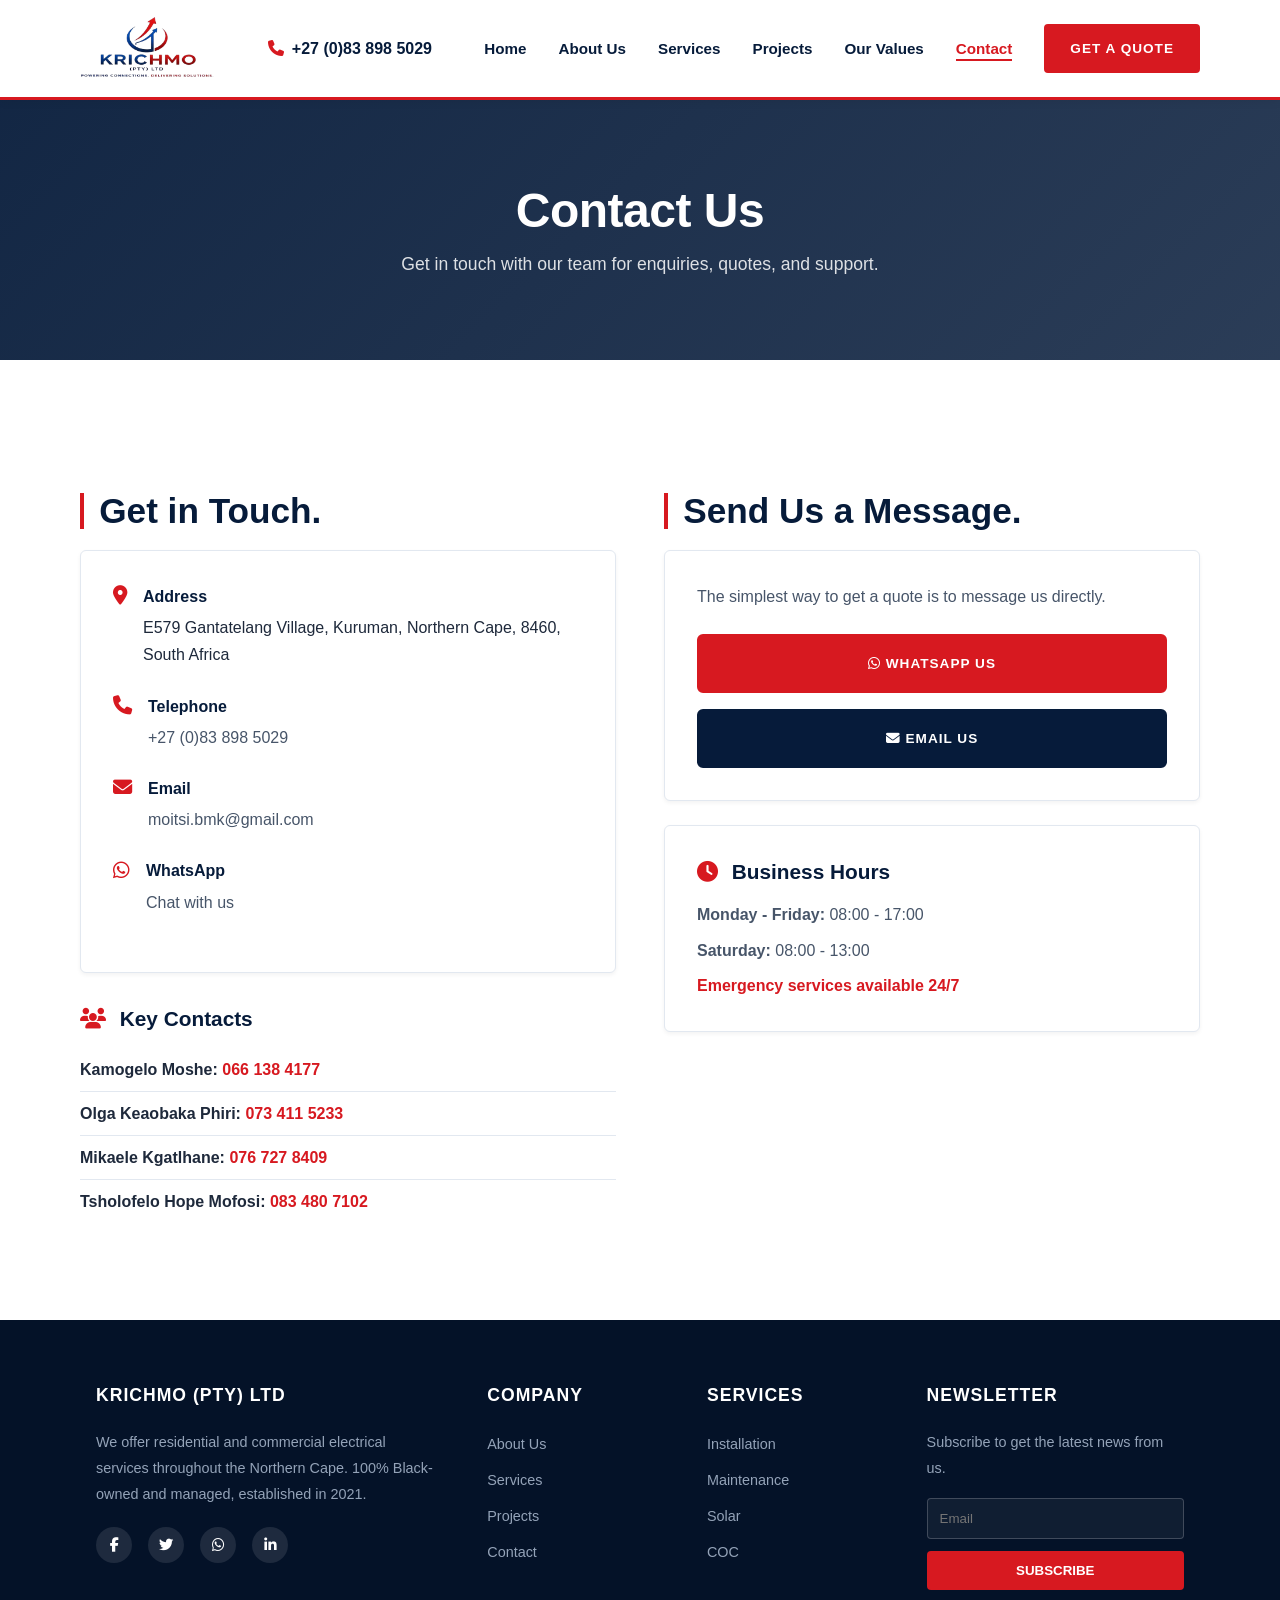
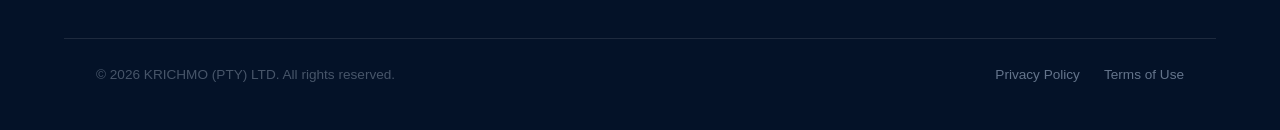
<file: contact.html>
<!DOCTYPE html>
<html lang="en">
<head>
  <meta charset="UTF-8">
  <meta name="viewport" content="width=device-width, initial-scale=1.0">
  <title>Contact Us | KRICHMO (PTY) LTD</title>
  <link rel="stylesheet" href="css/styles.css">
  <link rel="stylesheet" href="css/components.css">
  <link rel="stylesheet" href="css/responsive.css">
  <link rel="stylesheet" href="https://cdnjs.cloudflare.com/ajax/libs/font-awesome/6.5.1/css/all.min.css">
</head>
<body>
  <main>
    <section class="page-hero">
      <div class="container">
        <h1>Contact Us</h1>
        <p>Get in touch with our team for enquiries, quotes, and support.</p>
      </div>
    </section>

    <section class="about-section">
      <div class="container">
        <div class="contact-grid">
          <div>
            <h2 class="section-title">Get in Touch.</h2>
            <div class="contact-info-card">
              <div class="contact-item">
                <i class="fas fa-map-marker-alt"></i>
                <div>
                  <strong>Address</strong>
                  <span>E579 Gantatelang Village, Kuruman, Northern Cape, 8460, South Africa</span>
                </div>
              </div>
              <div class="contact-item">
                <i class="fas fa-phone"></i>
                <div>
                  <strong>Telephone</strong>
                  <a href="tel:+27838985029">+27 (0)83 898 5029</a>
                </div>
              </div>
              <div class="contact-item">
                <i class="fas fa-envelope"></i>
                <div>
                  <strong>Email</strong>
                  <a href="mailto:moitsi.bmk@gmail.com">moitsi.bmk@gmail.com</a>
                </div>
              </div>
              <div class="contact-item">
                <i class="fab fa-whatsapp"></i>
                <div>
                  <strong>WhatsApp</strong>
                  <a href="https://wa.me/27838985029" target="_blank">Chat with us</a>
                </div>
              </div>
            </div>

            <div class="team-contacts">
              <h3><i class="fas fa-users" style="color: var(--color-red); margin-right: 0.5rem;"></i> Key Contacts</h3>
              <ul>
                <li><strong>Kamogelo Moshe:</strong> <a href="tel:0661384177">066 138 4177</a></li>
                <li><strong>Olga Keaobaka Phiri:</strong> <a href="tel:0734115233">073 411 5233</a></li>
                <li><strong>Mikaele Kgatlhane:</strong> <a href="tel:0767278409">076 727 8409</a></li>
                <li><strong>Tsholofelo Hope Mofosi:</strong> <a href="tel:0834807102">083 480 7102</a></li>
              </ul>
            </div>
          </div>

          <div>
            <h2 class="section-title">Send Us a Message.</h2>
            <div class="contact-info-card">
              <p style="margin-bottom: 1.5rem;">The simplest way to get a quote is to message us directly.</p>
              <a href="https://wa.me/27838985029?text=Hello%20KRICHMO,%20I%20would%20like%20to%20request%20a%20quote." class="btn btn-primary" style="width: 100%; text-align: center; margin-bottom: 1rem; display: block;">
                <i class="fab fa-whatsapp"></i> WhatsApp Us
              </a>
              <a href="mailto:moitsi.bmk@gmail.com?subject=Enquiry" class="btn btn-dark" style="width: 100%; text-align: center; display: block;">
                <i class="fas fa-envelope"></i> Email Us
              </a>
            </div>

            <div class="contact-info-card" style="margin-top: 1.5rem;">
              <h3 style="margin-bottom: 1rem;"><i class="fas fa-clock" style="color: var(--color-red); margin-right: 0.5rem;"></i> Business Hours</h3>
              <p style="margin: 0;"><strong>Monday - Friday:</strong> 08:00 - 17:00</p>
              <p style="margin: 0.5rem 0 0;"><strong>Saturday:</strong> 08:00 - 13:00</p>
              <p style="margin: 0.5rem 0 0; color: var(--color-red); font-weight: 600;">Emergency services available 24/7</p>
            </div>
          </div>
        </div>
      </div>
    </section>
  </main>
  <script src="js/config.js"></script>
  <script src="js/main.js"></script>
  <script src="js/navigation.js"></script>
</body>
</html>
</file>
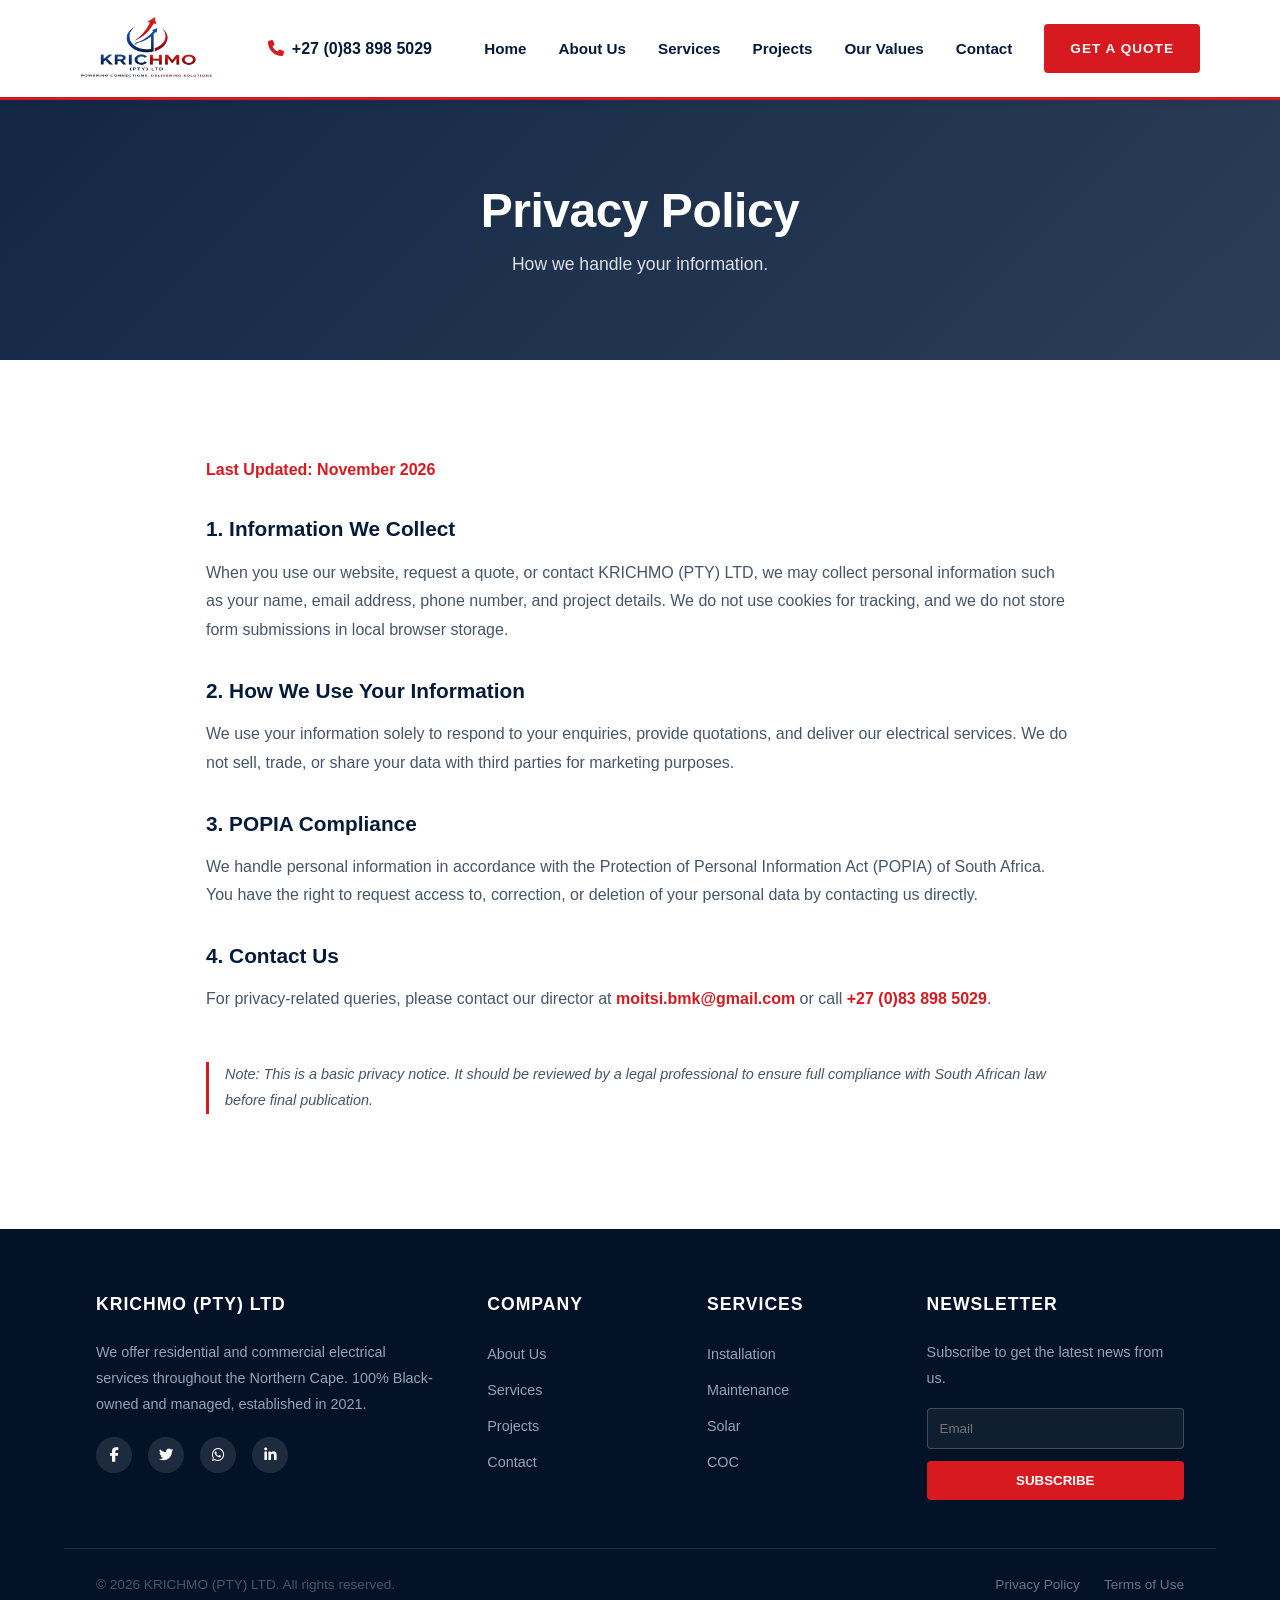
<file: privacy.html>
<!DOCTYPE html>
<html lang="en">
<head>
  <meta charset="UTF-8">
  <meta name="viewport" content="width=device-width, initial-scale=1.0">
  <title>Privacy Policy | KRICHMO (PTY) LTD</title>
  <link rel="stylesheet" href="css/styles.css">
  <link rel="stylesheet" href="css/components.css">
  <link rel="stylesheet" href="css/responsive.css">
  <link rel="stylesheet" href="https://cdnjs.cloudflare.com/ajax/libs/font-awesome/6.5.1/css/all.min.css">
</head>
<body>
  <main>
    <section class="page-hero">
      <div class="container">
        <h1>Privacy Policy</h1>
        <p>How we handle your information.</p>
      </div>
    </section>

    <section class="about-section">
      <div class="container" style="max-width: 900px;">
        <p style="color: var(--color-red); font-weight: 700; margin-bottom: 2rem;">Last Updated: November 2026</p>
        
        <div style="color: var(--color-text-main); line-height: 1.8;">
          <h3 style="color: var(--color-navy); margin-top: 2rem; margin-bottom: 1rem; font-size: 1.3rem;">1. Information We Collect</h3>
          <p>When you use our website, request a quote, or contact KRICHMO (PTY) LTD, we may collect personal information such as your name, email address, phone number, and project details. We do not use cookies for tracking, and we do not store form submissions in local browser storage.</p>
          
          <h3 style="color: var(--color-navy); margin-top: 2rem; margin-bottom: 1rem; font-size: 1.3rem;">2. How We Use Your Information</h3>
          <p>We use your information solely to respond to your enquiries, provide quotations, and deliver our electrical services. We do not sell, trade, or share your data with third parties for marketing purposes.</p>
          
          <h3 style="color: var(--color-navy); margin-top: 2rem; margin-bottom: 1rem; font-size: 1.3rem;">3. POPIA Compliance</h3>
          <p>We handle personal information in accordance with the Protection of Personal Information Act (POPIA) of South Africa. You have the right to request access to, correction, or deletion of your personal data by contacting us directly.</p>
          
          <h3 style="color: var(--color-navy); margin-top: 2rem; margin-bottom: 1rem; font-size: 1.3rem;">4. Contact Us</h3>
          <p>For privacy-related queries, please contact our director at <a href="mailto:moitsi.bmk@gmail.com" style="color: var(--color-red); font-weight: 600;">moitsi.bmk@gmail.com</a> or call <a href="tel:+27838985029" style="color: var(--color-red); font-weight: 600;">+27 (0)83 898 5029</a>.</p>
          
          <p style="margin-top: 3rem; font-size: 0.9rem; color: var(--color-text-muted); font-style: italic; border-left: 3px solid var(--color-red); padding-left: 1rem;">Note: This is a basic privacy notice. It should be reviewed by a legal professional to ensure full compliance with South African law before final publication.</p>
        </div>
      </div>
    </section>
  </main>
  <script src="js/config.js"></script>
  <script src="js/main.js"></script>
  <script src="js/navigation.js"></script>
</body>
</html>
</file>
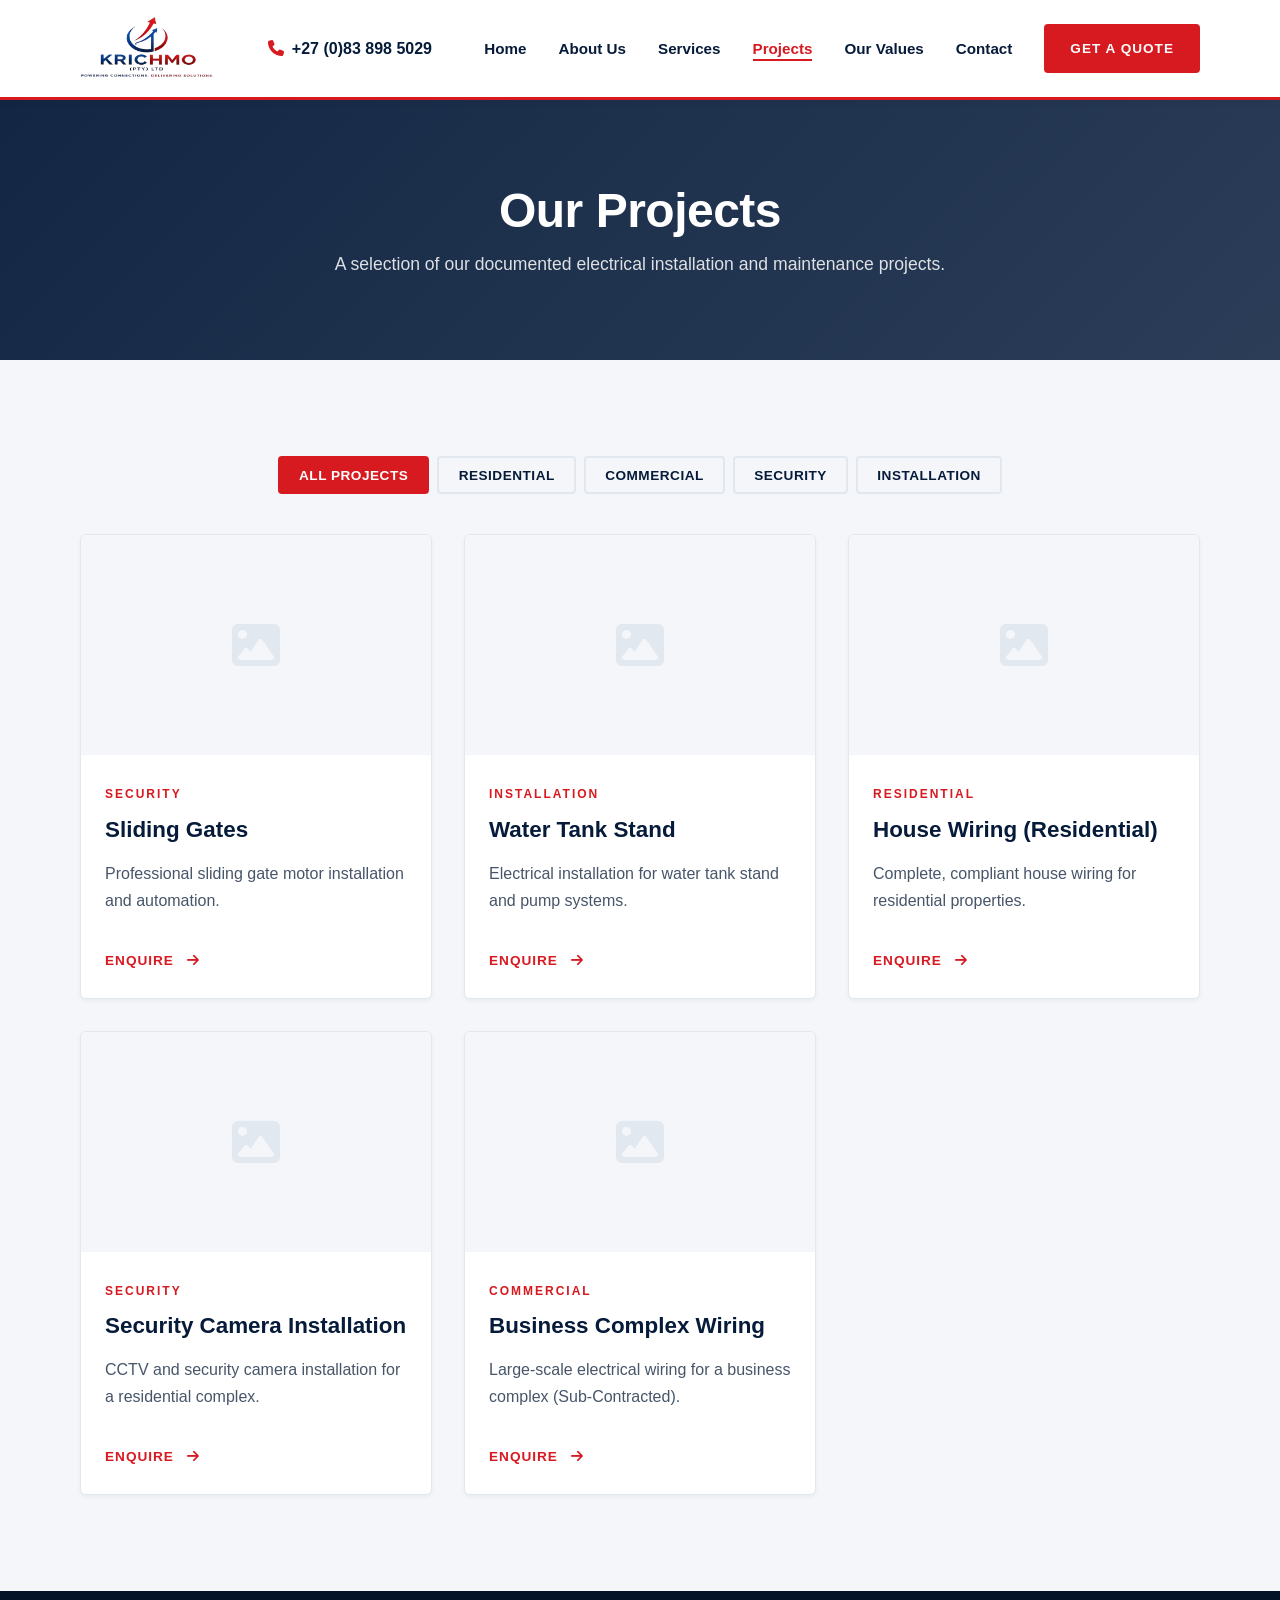
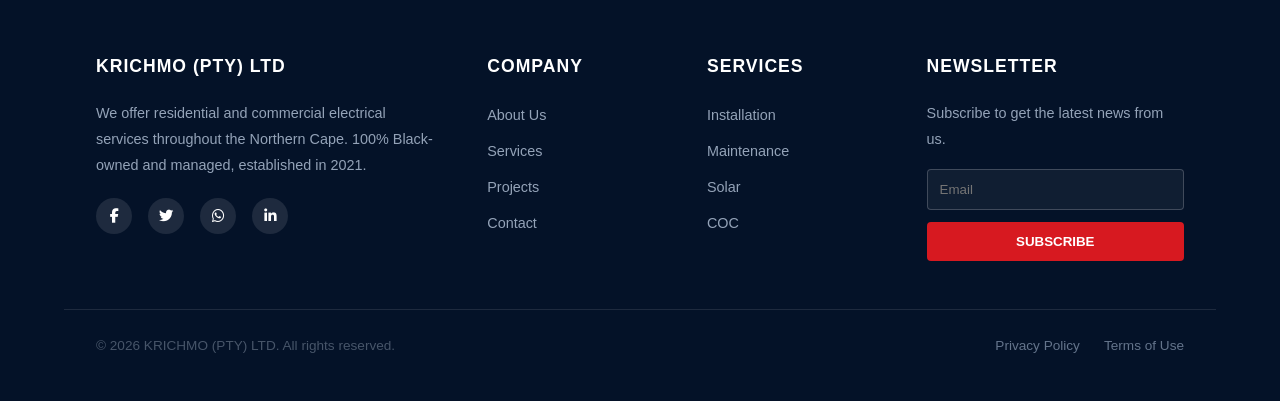
<file: projects.html>
<!DOCTYPE html>
<html lang="en">
<head>
  <meta charset="UTF-8">
  <meta name="viewport" content="width=device-width, initial-scale=1.0">
  <title>Projects | KRICHMO (PTY) LTD</title>
  <link rel="stylesheet" href="css/styles.css">
  <link rel="stylesheet" href="css/components.css">
  <link rel="stylesheet" href="css/responsive.css">
  <link rel="stylesheet" href="https://cdnjs.cloudflare.com/ajax/libs/font-awesome/6.5.1/css/all.min.css">
</head>
<body>
  <main>
    <section class="page-hero">
      <div class="container">
        <h1>Our Projects</h1>
        <p>A selection of our documented electrical installation and maintenance projects.</p>
      </div>
    </section>

    <section class="services-list-section">
      <div class="container">
        <div class="filter-group">
          <button class="filter-btn active" data-category="all">All Projects</button>
          <button class="filter-btn" data-category="residential">Residential</button>
          <button class="filter-btn" data-category="commercial">Commercial</button>
          <button class="filter-btn" data-category="security">Security</button>
          <button class="filter-btn" data-category="installation">Installation</button>
        </div>
        <div class="projects-page-grid" id="projects-grid"></div>
      </div>
    </section>
  </main>
  <script src="js/config.js"></script>
  <script src="js/main.js"></script>
  <script src="js/navigation.js"></script>
  <script src="js/projects.js"></script>
</body>
</html>
</file>
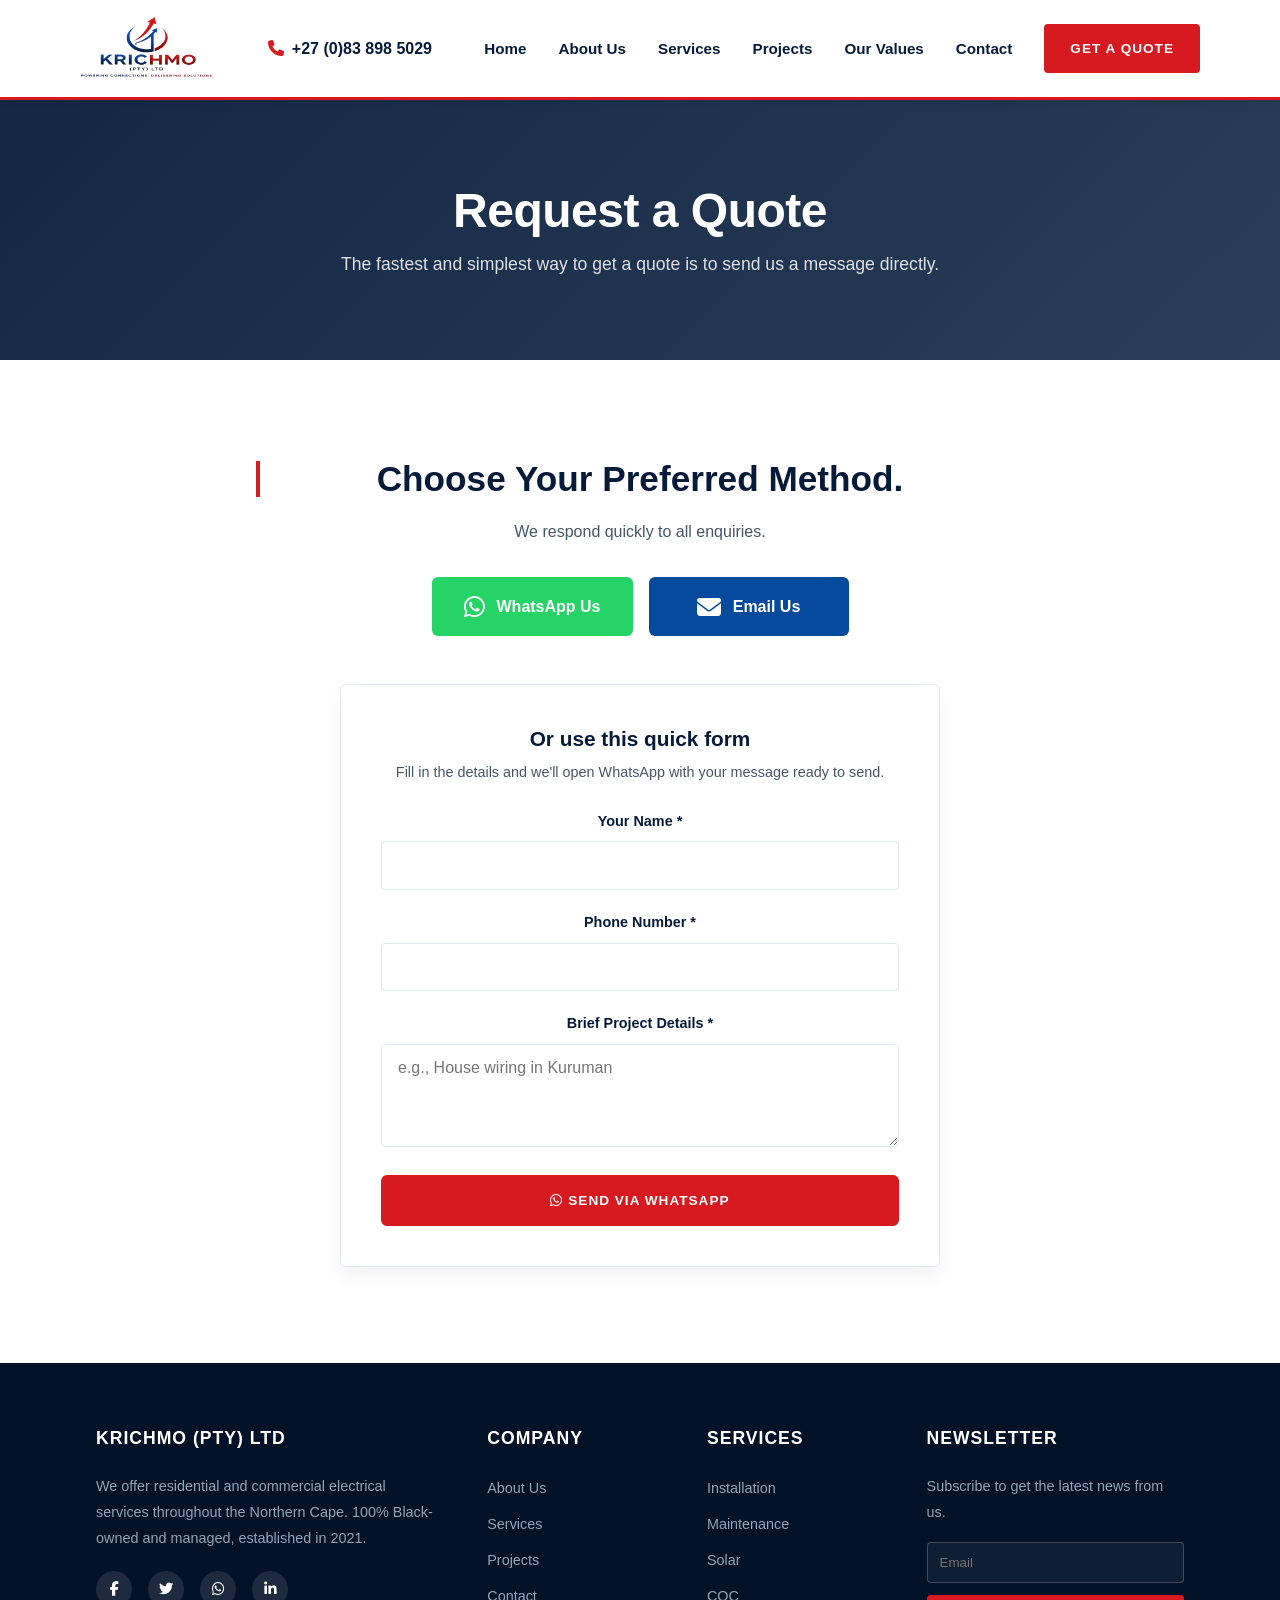
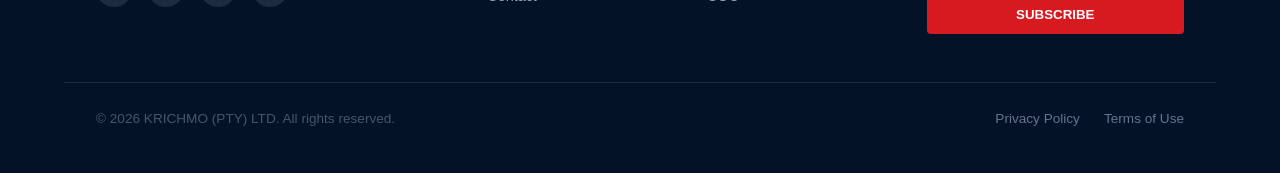
<file: quote.html>
<!DOCTYPE html>
<html lang="en">
<head>
  <meta charset="UTF-8">
  <meta name="viewport" content="width=device-width, initial-scale=1.0">
  <title>Get a Quote | KRICHMO (PTY) LTD</title>
  <link rel="stylesheet" href="css/styles.css">
  <link rel="stylesheet" href="css/components.css">
  <link rel="stylesheet" href="css/responsive.css">
  <link rel="stylesheet" href="https://cdnjs.cloudflare.com/ajax/libs/font-awesome/6.5.1/css/all.min.css">
</head>
<body>
  <main>
    <section class="page-hero">
      <div class="container">
        <h1>Request a Quote</h1>
        <p>The fastest and simplest way to get a quote is to send us a message directly.</p>
      </div>
    </section>

    <section class="about-section">
      <div class="container" style="max-width: 800px; text-align: center;">
        <h2 class="section-title text-center" style="padding-left: 0; text-align: center;">Choose Your Preferred Method.</h2>
        <p style="margin-bottom: 2rem;">We respond quickly to all enquiries.</p>
        
        <div class="quote-methods">
          <a href="https://wa.me/27838985029?text=Hello%20KRICHMO,%20I%20would%20like%20to%20request%20a%20quote." class="quote-method-btn whatsapp" target="_blank">
            <i class="fab fa-whatsapp" style="font-size: 1.5rem;"></i> WhatsApp Us
          </a>
          <a href="mailto:moitsi.bmk@gmail.com?subject=Quote%20Request" class="quote-method-btn email">
            <i class="fas fa-envelope" style="font-size: 1.5rem;"></i> Email Us
          </a>
        </div>

        <div class="quick-form-card">
          <h3 style="text-align: center; margin-bottom: 0.5rem;">Or use this quick form</h3>
          <p style="text-align: center; font-size: 0.9rem; margin-bottom: 1.5rem;">Fill in the details and we'll open WhatsApp with your message ready to send.</p>
          <form id="quote-form">
            <div class="form-group">
              <label for="q-name">Your Name *</label>
              <input type="text" id="q-name" class="form-control" required>
            </div>
            <div class="form-group">
              <label for="q-phone">Phone Number *</label>
              <input type="tel" id="q-phone" class="form-control" required>
            </div>
            <div class="form-group">
              <label for="q-details">Brief Project Details *</label>
              <textarea id="q-details" class="form-control" rows="4" placeholder="e.g., House wiring in Kuruman" required></textarea>
            </div>
            <button type="submit" class="btn btn-primary" style="width: 100%;">
              <i class="fab fa-whatsapp"></i> Send via WhatsApp
            </button>
          </form>
        </div>
      </div>
    </section>
  </main>
  <script src="js/config.js"></script>
  <script src="js/main.js"></script>
  <script src="js/navigation.js"></script>
  <script src="js/forms.js"></script>
</body>
</html>
</file>
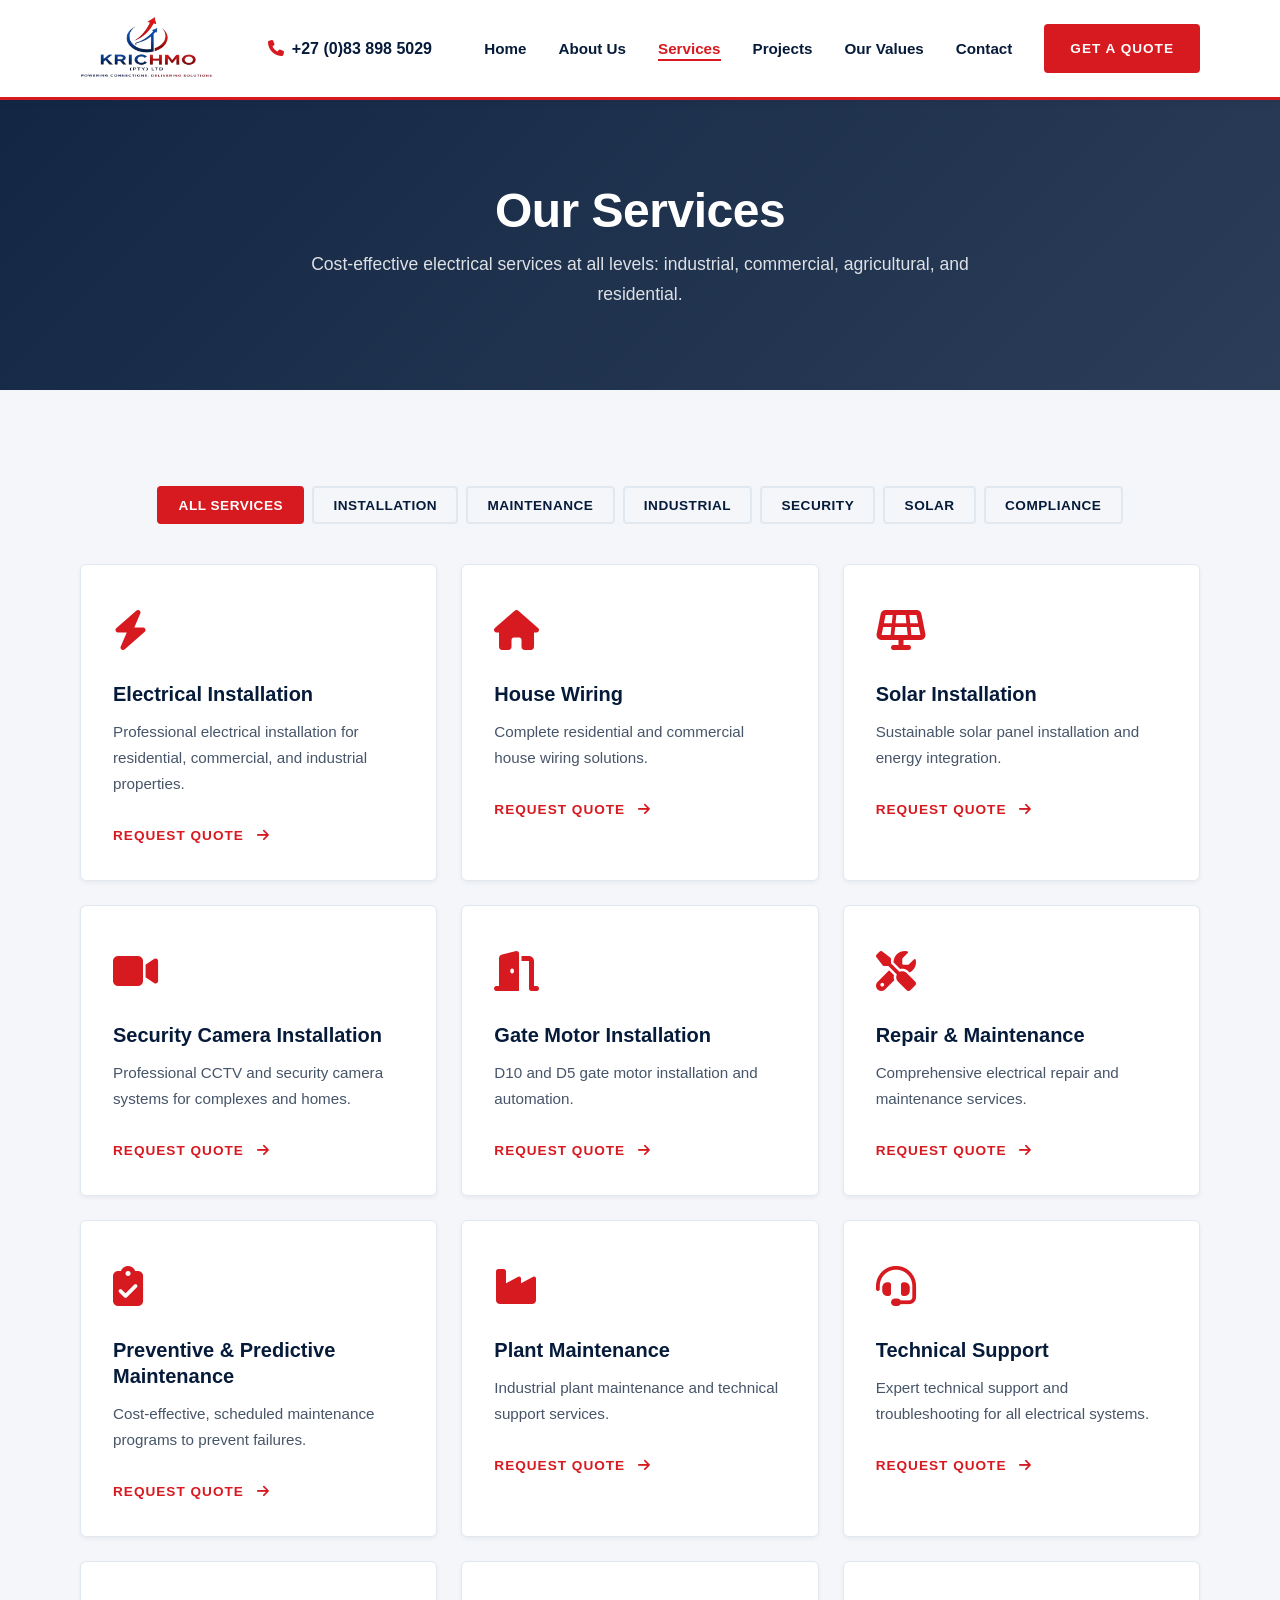
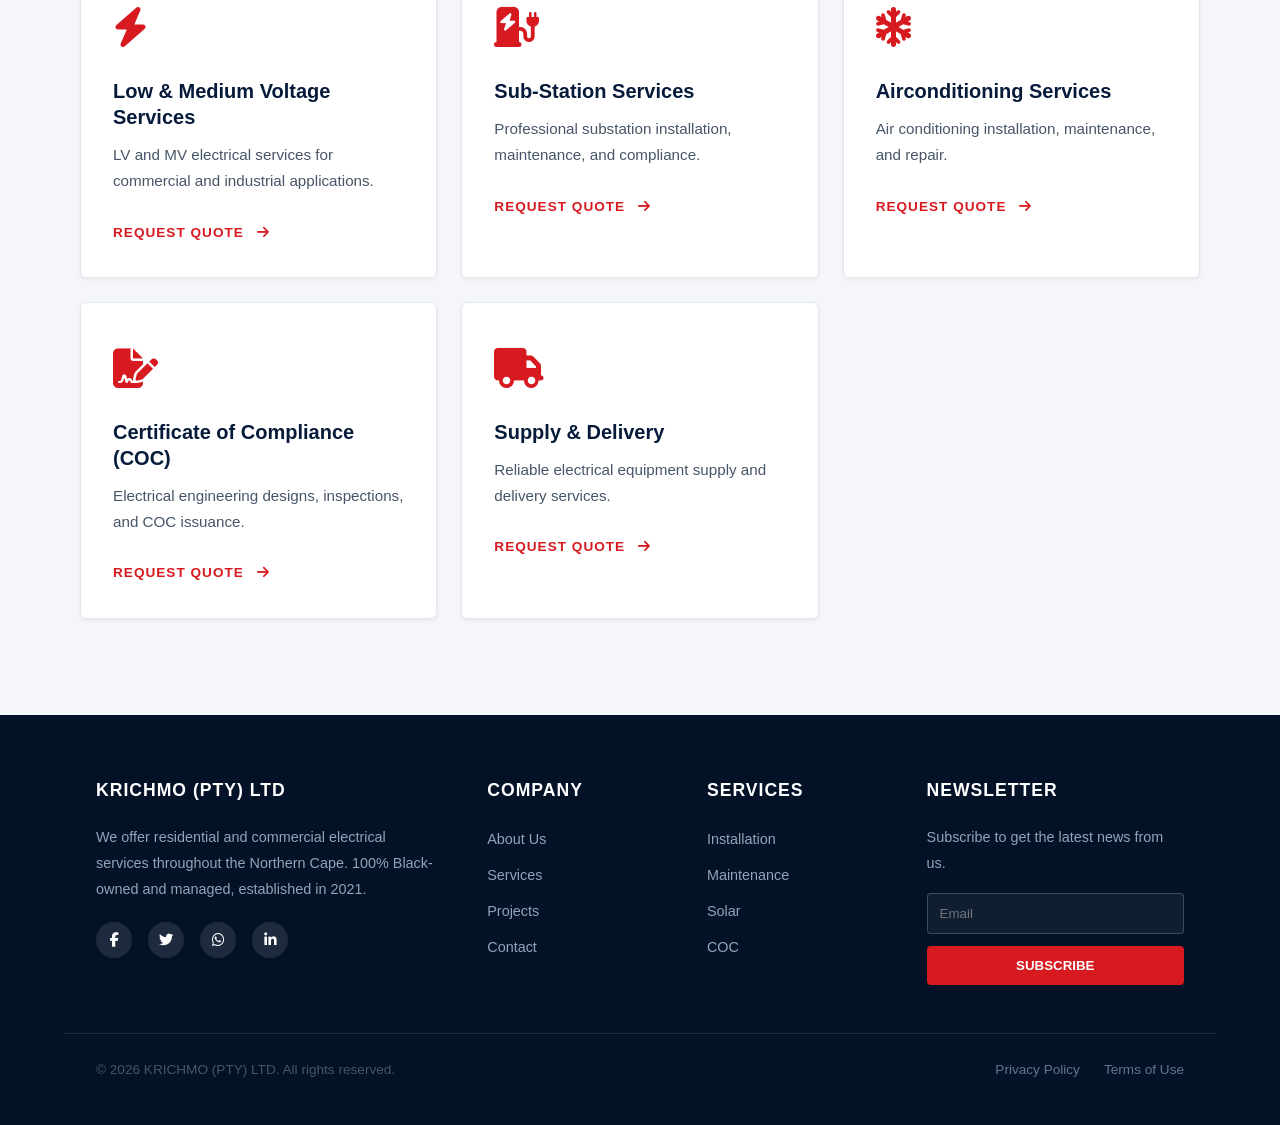
<file: services.html>
<!DOCTYPE html>
<html lang="en">
<head>
  <meta charset="UTF-8">
  <meta name="viewport" content="width=device-width, initial-scale=1.0">
  <title>Services | KRICHMO (PTY) LTD</title>
  <link rel="stylesheet" href="css/styles.css">
  <link rel="stylesheet" href="css/components.css">
  <link rel="stylesheet" href="css/responsive.css">
  <link rel="stylesheet" href="https://cdnjs.cloudflare.com/ajax/libs/font-awesome/6.5.1/css/all.min.css">
</head>
<body>
  <main>
    <section class="page-hero">
      <div class="container">
        <h1>Our Services</h1>
        <p>Cost-effective electrical services at all levels: industrial, commercial, agricultural, and residential.</p>
      </div>
    </section>

    <section class="services-list-section">
      <div class="container">
        <div class="filter-group">
          <button class="filter-btn active" data-category="all">All Services</button>
          <button class="filter-btn" data-category="installation">Installation</button>
          <button class="filter-btn" data-category="maintenance">Maintenance</button>
          <button class="filter-btn" data-category="industrial">Industrial</button>
          <button class="filter-btn" data-category="security">Security</button>
          <button class="filter-btn" data-category="solar">Solar</button>
          <button class="filter-btn" data-category="compliance">Compliance</button>
        </div>
        <div class="services-grid" id="services-grid"></div>
      </div>
    </section>
  </main>
  <script src="js/config.js"></script>
  <script src="js/main.js"></script>
  <script src="js/navigation.js"></script>
  <script src="js/services.js"></script>
</body>
</html>
</file>
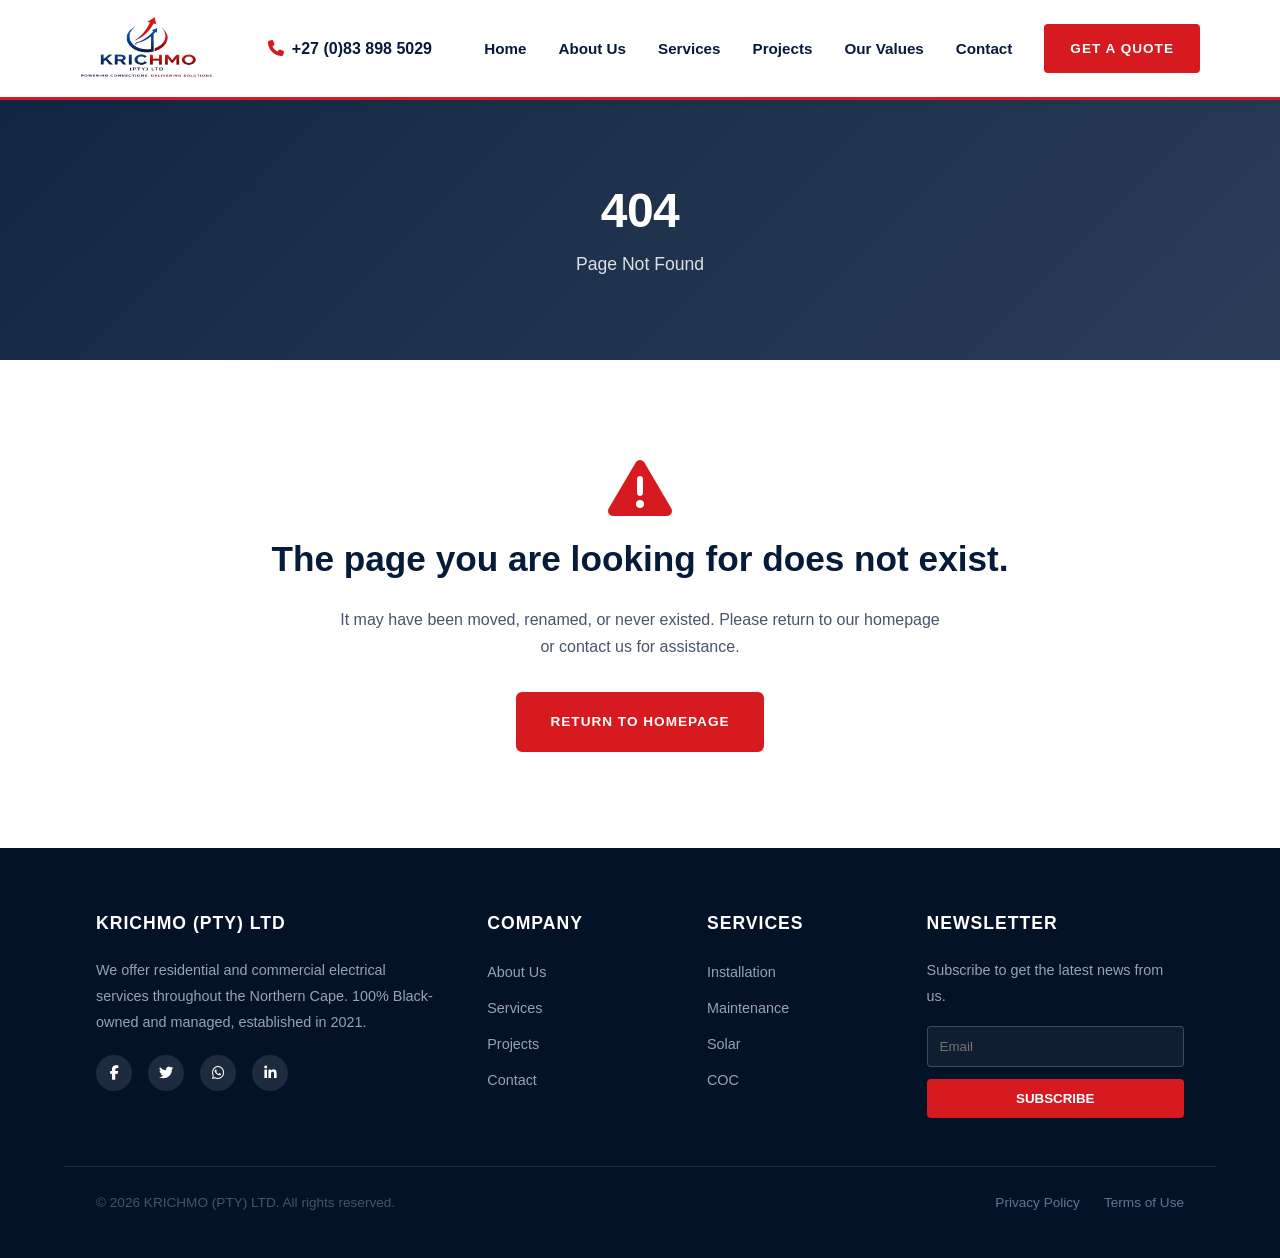
<file: terms.html>
<!DOCTYPE html>
<html lang="en">
<head>
  <meta charset="UTF-8">
  <meta name="viewport" content="width=device-width, initial-scale=1.0">
  <title>Page Not Found | KRICHMO (PTY) LTD</title>
  <link rel="stylesheet" href="css/styles.css">
  <link rel="stylesheet" href="css/components.css">
  <link rel="stylesheet" href="css/responsive.css">
  <link rel="stylesheet" href="https://cdnjs.cloudflare.com/ajax/libs/font-awesome/6.5.1/css/all.min.css">
</head>
<body>
  <main>
    <section class="page-hero">
      <div class="container">
        <h1>404</h1>
        <p>Page Not Found</p>
      </div>
    </section>

    <section class="about-section text-center">
      <div class="container">
        <i class="fas fa-exclamation-triangle" style="font-size: 4rem; color: var(--color-red); margin-bottom: 1rem;"></i>
        <h2>The page you are looking for does not exist.</h2>
        <p style="max-width: 600px; margin: 0 auto 2rem;">It may have been moved, renamed, or never existed. Please return to our homepage or contact us for assistance.</p>
        <a href="index.html" class="btn btn-primary">Return to Homepage</a>
      </div>
    </section>
  </main>
  <script src="js/config.js"></script>
  <script src="js/main.js"></script>
  <script src="js/navigation.js"></script>
</body>
</html>
</file>
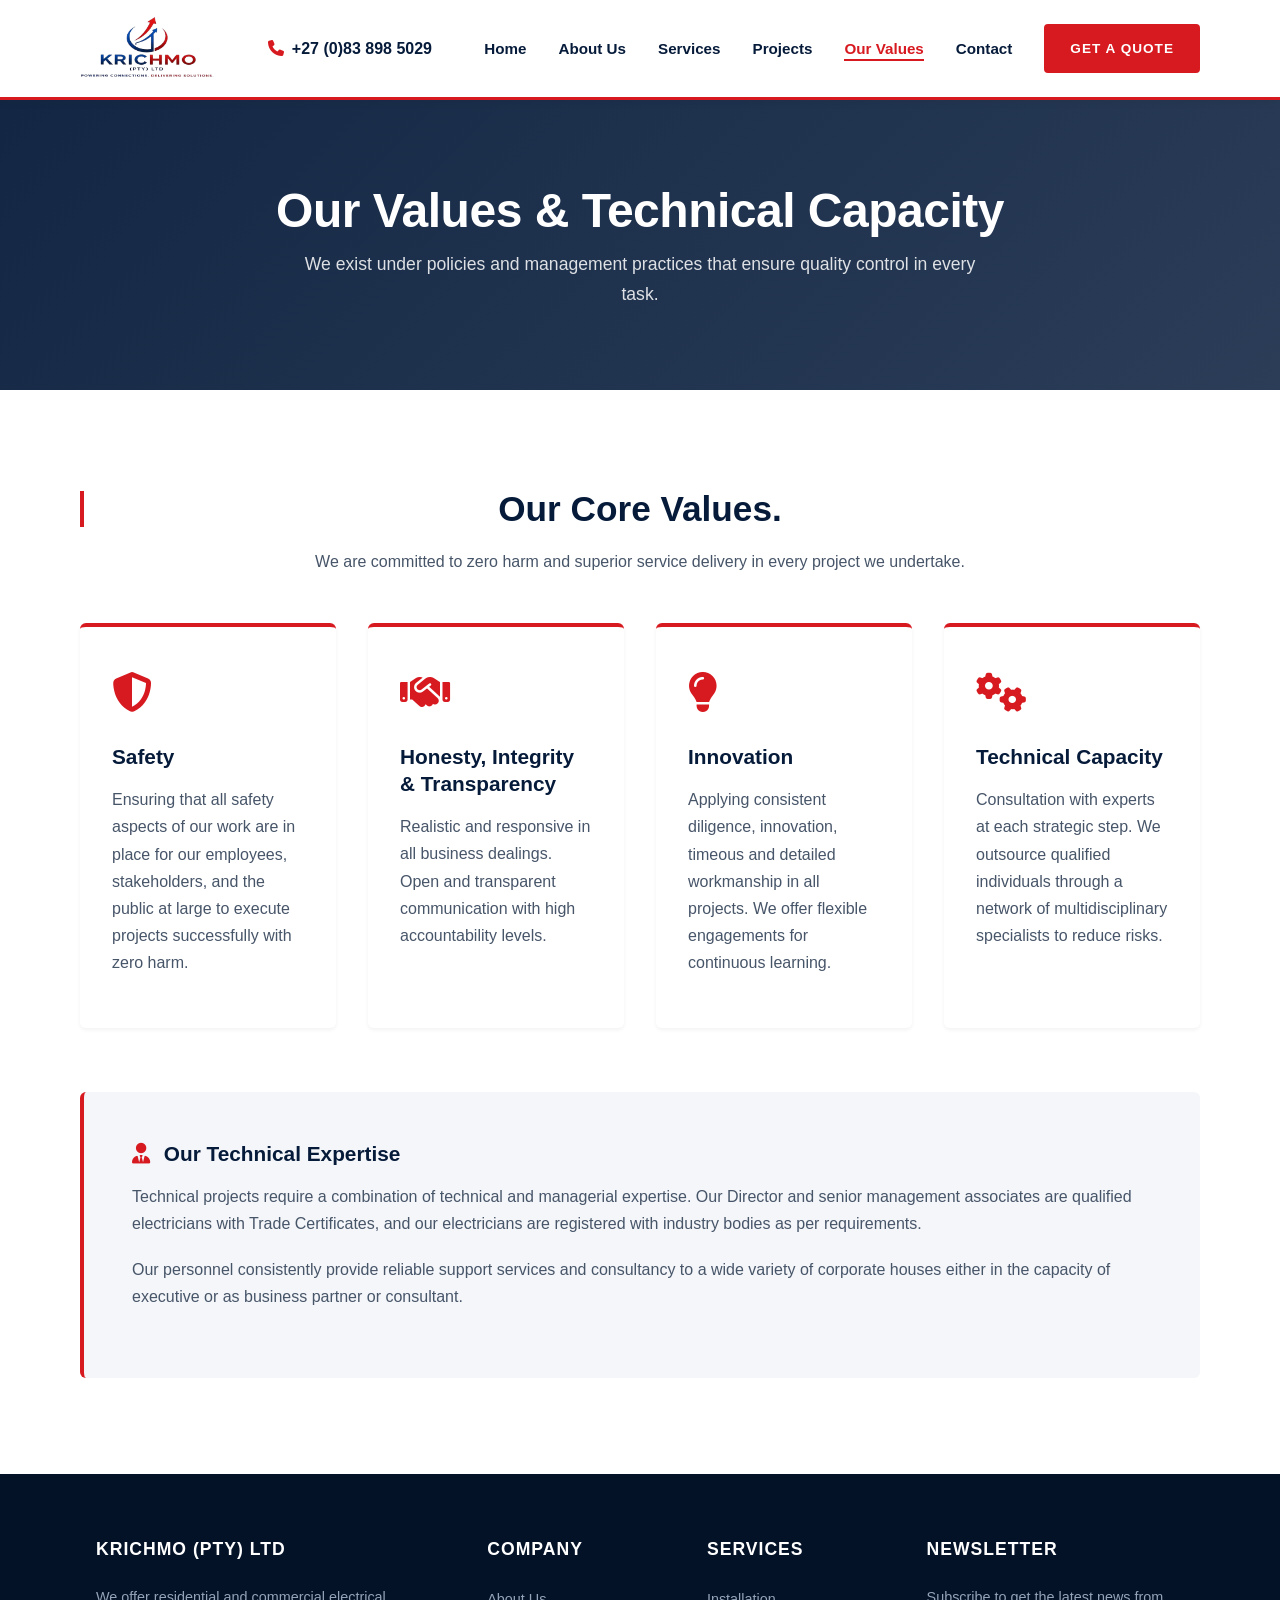
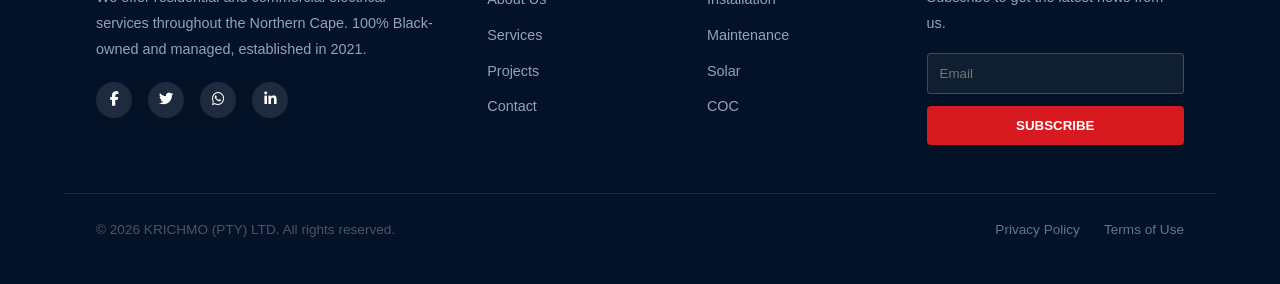
<file: values.html>
<!DOCTYPE html>
<html lang="en">
<head>
  <meta charset="UTF-8">
  <meta name="viewport" content="width=device-width, initial-scale=1.0">
  <title>Our Values | KRICHMO (PTY) LTD</title>
  <link rel="stylesheet" href="css/styles.css">
  <link rel="stylesheet" href="css/components.css">
  <link rel="stylesheet" href="css/responsive.css">
  <link rel="stylesheet" href="https://cdnjs.cloudflare.com/ajax/libs/font-awesome/6.5.1/css/all.min.css">
</head>
<body>
  <main>
    <section class="page-hero">
      <div class="container">
        <h1>Our Values & Technical Capacity</h1>
        <p>We exist under policies and management practices that ensure quality control in every task.</p>
      </div>
    </section>

    <section class="about-section">
      <div class="container">
        <h2 class="section-title text-center" style="padding-left: 0; text-align: center;">Our Core Values.</h2>
        <p class="text-center" style="max-width: 800px; margin: 0 auto 3rem;">We are committed to zero harm and superior service delivery in every project we undertake.</p>
        
        <div class="values-grid">
          <div class="value-card">
            <div class="value-icon"><i class="fas fa-shield-alt"></i></div>
            <h3>Safety</h3>
            <p>Ensuring that all safety aspects of our work are in place for our employees, stakeholders, and the public at large to execute projects successfully with zero harm.</p>
          </div>
          <div class="value-card">
            <div class="value-icon"><i class="fas fa-handshake"></i></div>
            <h3>Honesty, Integrity & Transparency</h3>
            <p>Realistic and responsive in all business dealings. Open and transparent communication with high accountability levels.</p>
          </div>
          <div class="value-card">
            <div class="value-icon"><i class="fas fa-lightbulb"></i></div>
            <h3>Innovation</h3>
            <p>Applying consistent diligence, innovation, timeous and detailed workmanship in all projects. We offer flexible engagements for continuous learning.</p>
          </div>
          <div class="value-card">
            <div class="value-icon"><i class="fas fa-cogs"></i></div>
            <h3>Technical Capacity</h3>
            <p>Consultation with experts at each strategic step. We outsource qualified individuals through a network of multidisciplinary specialists to reduce risks.</p>
          </div>
        </div>

        <div style="margin-top: 4rem; background: var(--color-light-grey); padding: 3rem; border-radius: var(--radius); border-left: 4px solid var(--color-red);">
          <h3 style="color: var(--color-navy); margin-bottom: 1rem;"><i class="fas fa-user-tie" style="color: var(--color-red); margin-right: 0.5rem;"></i> Our Technical Expertise</h3>
          <p>Technical projects require a combination of technical and managerial expertise. Our Director and senior management associates are qualified electricians with Trade Certificates, and our electricians are registered with industry bodies as per requirements.</p>
          <p>Our personnel consistently provide reliable support services and consultancy to a wide variety of corporate houses either in the capacity of executive or as business partner or consultant.</p>
        </div>
      </div>
    </section>
  </main>
  <script src="js/config.js"></script>
  <script src="js/main.js"></script>
  <script src="js/navigation.js"></script>
</body>
</html>
</file>
<file: css/styles.css>
:root {
  --color-navy: #061B3A;
  --color-blue: #064A9E;
  --color-red: #D71920;
  --color-white: #FFFFFF;
  --color-light-grey: #F4F6F9;
  --color-text-main: #1E293B;
  --color-text-muted: #475569;
  --color-border: #E2E8F0;
  --font-primary: 'Segoe UI', Roboto, Helvetica, Arial, sans-serif;
  --shadow-sm: 0 2px 4px rgba(0,0,0,0.05);
  --shadow-md: 0 10px 15px rgba(0,0,0,0.05);
  --radius: 6px;
  --max-width: 1200px;
}

* { box-sizing: border-box; margin: 0; padding: 0; }
html { scroll-behavior: smooth; }

body {
  font-family: var(--font-primary);
  color: var(--color-text-main);
  line-height: 1.7;
  background-color: var(--color-white);
  display: flex;
  flex-direction: column;
  min-height: 100vh;
  -webkit-font-smoothing: antialiased;
}

.container {
  width: 90%;
  max-width: var(--max-width);
  margin: 0 auto;
  padding: 0 1rem;
}

a { text-decoration: none; color: inherit; transition: all 0.3s ease; }
ul { list-style: none; }
img { max-width: 100%; height: auto; display: block; }

h1, h2, h3, h4 {
  color: var(--color-navy);
  line-height: 1.3;
  margin-bottom: 1rem;
  font-weight: 700;
}
h1 { font-size: 2.8rem; font-weight: 800; letter-spacing: -0.5px; }
h2 { font-size: 2.2rem; margin-bottom: 1.5rem; }
h3 { font-size: 1.3rem; }
p { margin-bottom: 1.2rem; color: var(--color-text-muted); }

.text-center { text-align: center; }
.text-red { color: var(--color-red); }
.text-white { color: var(--color-white); }
.bg-light { background-color: var(--color-light-grey); }
.section-padding { padding: 5rem 0; }
</file>
<file: css/components.css>
/* ========== BUTTONS ========== */
.btn {
  display: inline-block;
  padding: 1rem 2rem;
  border-radius: var(--radius);
  font-weight: 700;
  text-align: center;
  cursor: pointer;
  transition: all 0.3s ease;
  border: 2px solid transparent;
  text-transform: uppercase;
  font-size: 0.85rem;
  letter-spacing: 1px;
  text-decoration: none;
}
.btn-primary {
  background-color: var(--color-red);
  color: var(--color-white);
  border-color: var(--color-red);
}
.btn-primary:hover {
  background-color: #b0141a;
  border-color: #b0141a;
  transform: translateY(-2px);
  box-shadow: 0 4px 12px rgba(215, 25, 32, 0.3);
}
.btn-outline {
  background-color: transparent;
  color: var(--color-white);
  border-color: var(--color-white);
}
.btn-outline:hover {
  background-color: var(--color-white);
  color: var(--color-navy);
}
.btn-dark {
  background-color: var(--color-navy);
  color: var(--color-white);
  border-color: var(--color-navy);
}
.btn-dark:hover {
  background-color: var(--color-white);
  color: var(--color-navy);
}
.btn-sm { padding: 0.6rem 1.2rem; font-size: 0.8rem; }

/* ========== HEADER ========== */
.site-header {
  background-color: var(--color-white);
  position: sticky;
  top: 0;
  z-index: 1000;
  box-shadow: 0 2px 10px rgba(0,0,0,0.05);
  padding: 1rem 0;
  border-bottom: 3px solid var(--color-red);
}
.header-inner {
  display: flex;
  justify-content: space-between;
  align-items: center;
}
.logo { display: flex; align-items: center; text-decoration: none; }
.logo-img { max-height: 65px; width: auto; }

.main-nav { display: flex; align-items: center; gap: 2rem; }
.nav-list { display: flex; gap: 2rem; align-items: center; margin: 0; padding: 0; }
.nav-list a {
  font-weight: 600;
  color: var(--color-navy);
  font-size: 0.95rem;
  position: relative;
}
.nav-list a:hover, .nav-list a.active { color: var(--color-red); }
.nav-list a::after {
  content: ''; position: absolute; bottom: -4px; left: 0;
  width: 0; height: 2px; background: var(--color-red);
  transition: width 0.3s ease;
}
.nav-list a:hover::after, .nav-list a.active::after { width: 100%; }
.nav-cta {
  background-color: var(--color-red);
  color: var(--color-white) !important;
  padding: 0.7rem 1.5rem !important;
  border-radius: 4px;
}
.nav-cta:hover { background-color: #b0141a; color: var(--color-white) !important; }
.nav-cta::after { display: none; }
.header-phone {
  color: var(--color-navy);
  font-weight: 700;
  font-size: 1rem;
  display: flex;
  align-items: center;
  gap: 0.5rem;
}
.header-phone i { color: var(--color-red); }
.header-phone:hover { color: var(--color-red); }
.mobile-menu-toggle { display: none; background: none; border: none; cursor: pointer; padding: 0.5rem; }
.hamburger { display: block; width: 25px; height: 3px; background: var(--color-navy); position: relative; }
.hamburger::before, .hamburger::after { content: ''; position: absolute; width: 100%; height: 3px; background: var(--color-navy); left: 0; }
.hamburger::before { top: -8px; }
.hamburger::after { top: 8px; }

/* ========== FOOTER ========== */
.site-footer { background-color: #041228; color: var(--color-white); margin-top: auto; padding-top: 4rem; }
.footer-grid { display: grid; grid-template-columns: 2fr 1fr 1fr 1.5fr; gap: 3rem; padding: 0 2rem 3rem; }
.footer-col h3 { color: var(--color-white); font-size: 1.1rem; margin-bottom: 1.5rem; text-transform: uppercase; letter-spacing: 1px; }
.footer-col p, .footer-col a { color: #94a3b8; font-size: 0.9rem; line-height: 1.8; }
.footer-col a:hover { color: var(--color-red); }
.footer-col ul { list-style: none; padding: 0; }
.footer-col ul li { margin-bottom: 0.5rem; }
.footer-social { display: flex; gap: 1rem; margin-top: 1rem; }
.footer-social a {
  width: 36px; height: 36px; background: rgba(255,255,255,0.1); border-radius: 50%;
  display: flex; align-items: center; justify-content: center; color: white;
}
.footer-social a:hover { background: var(--color-red); transform: translateY(-3px); }
.footer-newsletter input {
  width: 100%; padding: 0.75rem; border: 1px solid rgba(255,255,255,0.2);
  background: rgba(255,255,255,0.05); color: white; border-radius: 4px; margin-bottom: 0.75rem;
}
.footer-newsletter button {
  width: 100%; padding: 0.75rem; background: var(--color-red); color: white;
  border: none; border-radius: 4px; font-weight: 700; cursor: pointer; text-transform: uppercase;
}
.footer-newsletter button:hover { background: #b0141a; }
.footer-bottom {
  border-top: 1px solid rgba(255,255,255,0.1); padding: 1.5rem 2rem;
  display: flex; justify-content: space-between; flex-wrap: wrap; gap: 1rem; font-size: 0.85rem; color: #64748b;
}
.footer-legal { display: flex; gap: 1.5rem; }
.footer-legal a { color: #64748b; }
.footer-legal a:hover { color: var(--color-red); }

/* ========== HERO ========== */
.hero-section {
  position: relative;
  min-height: 85vh;
  background: url('../assets/image/hero-bg.jpeg') center/cover no-repeat;
  display: flex;
  align-items: center;
}
.hero-overlay {
  position: absolute; inset: 0;
  background: linear-gradient(135deg, rgba(6, 27, 58, 0.9) 0%, rgba(6, 27, 58, 0.7) 100%);
}
.hero-content { position: relative; z-index: 2; color: var(--color-white); max-width: 800px; }
.hero-title { font-size: 3.5rem; color: var(--color-white); margin-bottom: 1.5rem; line-height: 1.1; }
.hero-subtitle { font-size: 1.2rem; max-width: 600px; margin-bottom: 2rem; color: rgba(255,255,255,0.9); }
.hero-buttons { display: flex; gap: 1rem; flex-wrap: wrap; }

/* ========== SECTION TITLES ========== */
.section-title {
  font-size: 2.2rem; font-weight: 800; margin-bottom: 1rem;
  position: relative; padding-left: 1.2rem; color: var(--color-navy);
}
.section-title::before {
  content: ''; position: absolute; left: 0; top: 10%; bottom: 10%; width: 4px; background: var(--color-red);
}
.section-subtitle { color: var(--color-text-muted); font-size: 1.1rem; margin-bottom: 0; }
.section-header {
  display: flex; justify-content: space-between; align-items: flex-end; margin-bottom: 3rem; flex-wrap: wrap; gap: 1rem;
}
.view-all-link {
  color: var(--color-red); font-weight: 700; font-size: 0.85rem; text-transform: uppercase; letter-spacing: 1px;
}
.view-all-link:hover { color: var(--color-navy); }

/* ========== ABOUT ========== */
.about-section { background: var(--color-white); padding: 6rem 0; }
.about-grid { display: grid; grid-template-columns: 1fr 1fr; gap: 4rem; align-items: center; }
.about-image img { width: 100%; height: 500px; object-fit: cover; border-radius: var(--radius); box-shadow: var(--shadow-md); }
.about-lead { font-size: 1.2rem; color: var(--color-navy); font-weight: 600; margin-bottom: 1.5rem; }
.stats-row { display: flex; gap: 3rem; margin-top: 2.5rem; padding-top: 2rem; border-top: 1px solid var(--color-border); flex-wrap: wrap; }
.stat-number { font-size: 2.5rem; font-weight: 800; color: var(--color-red); line-height: 1; }
.stat-label { font-size: 0.85rem; color: var(--color-text-muted); margin-top: 0.5rem; text-transform: uppercase; letter-spacing: 1px; font-weight: 600; }

/* ========== SECTORS ========== */
.sectors-section { background: var(--color-light-grey); padding: 6rem 0; }
.sectors-grid { display: grid; grid-template-columns: repeat(3, 1fr); gap: 2rem; }
.sector-card {
  background: var(--color-white); border-radius: var(--radius); padding: 2.5rem;
  box-shadow: var(--shadow-sm); transition: all 0.3s; border: 1px solid var(--color-border);
}
.sector-card:hover { transform: translateY(-5px); box-shadow: var(--shadow-md); border-color: var(--color-red); }
.sector-icon { font-size: 2.5rem; color: var(--color-red); margin-bottom: 1.5rem; }
.sector-card h3 { color: var(--color-navy); font-size: 1.4rem; margin-bottom: 1rem; }
.sector-card p { color: var(--color-text-muted); margin-bottom: 1.5rem; }
.learn-more { color: var(--color-red); font-weight: 700; font-size: 0.85rem; text-transform: uppercase; letter-spacing: 1px; }
.learn-more:hover { color: var(--color-navy); }
.learn-more i { margin-left: 0.5rem; transition: transform 0.3s; }
.learn-more:hover i { transform: translateX(5px); }
.cta-text { margin-top: 3rem; color: var(--color-text-muted); font-size: 1.1rem; }
.cta-link { color: var(--color-red); font-weight: 700; }

/* ========== PROJECTS ========== */
.projects-section { background: var(--color-white); padding: 6rem 0; }
.projects-grid { display: grid; grid-template-columns: repeat(2, 1fr); gap: 2rem; }
.project-card { background: var(--color-white); border-radius: var(--radius); overflow: hidden; box-shadow: var(--shadow-sm); border: 1px solid var(--color-border); transition: transform 0.3s; }
.project-card:hover { transform: translateY(-5px); box-shadow: var(--shadow-md); }
.project-image img { width: 100%; height: 300px; object-fit: cover; }
.project-info { padding: 2rem; }
.project-category { color: var(--color-red); font-size: 0.75rem; font-weight: 700; text-transform: uppercase; letter-spacing: 2px; }
.project-info h3 { color: var(--color-navy); font-size: 1.4rem; margin: 0.5rem 0 1rem; }

/* ========== SERVICES LIST ========== */
.services-list-section { background: var(--color-light-grey); padding: 6rem 0; }
.services-list-grid { display: grid; grid-template-columns: 1fr 1fr; gap: 4rem; align-items: center; }
.services-list-image img { width: 100%; height: 500px; object-fit: cover; border-radius: var(--radius); box-shadow: var(--shadow-md); }
.services-bullet-list { list-style: none; padding: 0; margin: 2rem 0; display: grid; grid-template-columns: 1fr 1fr; gap: 1rem; }
.services-bullet-list li { color: var(--color-navy); font-weight: 500; display: flex; align-items: center; gap: 0.75rem; font-size: 1rem; }
.services-bullet-list li i { color: var(--color-red); }

/* ========== TEAM ========== */
.team-section { background: var(--color-white); padding: 6rem 0; }
.team-grid { display: grid; grid-template-columns: repeat(3, 1fr); gap: 2rem; }
.team-card { text-align: center; }
.team-image img { width: 100%; height: 350px; object-fit: cover; border-radius: var(--radius); margin-bottom: 1.5rem; }
.team-card h3 { color: var(--color-navy); font-size: 1.3rem; margin-bottom: 0.5rem; }
.team-role { color: var(--color-red); font-size: 0.9rem; font-weight: 600; text-transform: uppercase; letter-spacing: 1px; }

/* ========== CTA BANNER ========== */
.cta-banner { background: var(--color-red); padding: 4rem 0; }
.cta-banner-inner { display: flex; justify-content: space-between; align-items: center; flex-wrap: wrap; gap: 1rem; }
.cta-banner h2 { color: var(--color-white); font-size: 2rem; margin: 0; padding-left: 0; }
.cta-banner h2::before { display: none; }

/* ========== VIDEO ========== */
.video-section { background-color: var(--color-navy); padding: 6rem 0; text-align: center; }
.video-header { margin-bottom: 3rem; }
.video-header .section-title { color: var(--color-white); padding-left: 0; }
.video-header .section-title::before { display: none; }
.video-label {
  display: block; color: var(--color-red); font-size: 0.85rem; font-weight: 700;
  text-transform: uppercase; letter-spacing: 2px; margin-bottom: 0.5rem;
}
.video-wrapper {
  position: relative; padding-bottom: 56.25%; height: 0; overflow: hidden;
  max-width: 1000px; margin: 0 auto; border-radius: var(--radius);
  box-shadow: 0 20px 40px rgba(0,0,0,0.3); border: 4px solid var(--color-red);
}
.video-wrapper iframe { position: absolute; top: 0; left: 0; width: 100%; height: 100%; }

/* ========== QUALITY ========== */
.quality-section { background: var(--color-white); padding: 6rem 0; }
.quality-grid { display: grid; grid-template-columns: repeat(3, 1fr); grid-template-rows: repeat(2, 250px); gap: 1rem; }
.quality-item { overflow: hidden; border-radius: var(--radius); }
.quality-item img { width: 100%; height: 100%; object-fit: cover; transition: transform 0.5s; }
.quality-item:hover img { transform: scale(1.05); }
.quality-item:nth-child(2) { grid-row: span 2; }

/* ========== BLOG ========== */
.blog-section { background: var(--color-light-grey); padding: 6rem 0; }
.blog-grid { display: grid; grid-template-columns: 1.5fr 1fr; gap: 4rem; align-items: start; }
.blog-post { margin: 2rem 0; padding-bottom: 2rem; border-bottom: 1px solid var(--color-border); }
.blog-meta { color: var(--color-red); font-size: 0.75rem; font-weight: 700; text-transform: uppercase; letter-spacing: 1px; }
.blog-post h3 { color: var(--color-navy); font-size: 1.4rem; margin: 0.75rem 0; }
.blog-post-featured { display: flex; gap: 1.5rem; align-items: flex-start; }
.blog-author-img img { width: 70px; height: 70px; border-radius: 50%; object-fit: cover; }
.blog-post-featured h3 { color: var(--color-navy); font-size: 1.2rem; margin: 0 0 0.5rem; }
.blog-image img { width: 100%; height: 450px; object-fit: cover; border-radius: var(--radius); box-shadow: var(--shadow-md); }

/* ========== TESTIMONIALS ========== */
.testimonials-section { background: var(--color-white); padding: 6rem 0; }
.testimonials-grid { display: grid; grid-template-columns: repeat(2, 1fr); gap: 2rem; }
.testimonial-card {
  background: var(--color-light-grey); border-radius: var(--radius); padding: 2.5rem;
  border-left: 4px solid var(--color-red);
}
.testimonial-quote { color: var(--color-red); font-size: 2rem; margin-bottom: 1rem; }
.testimonial-card p { color: var(--color-text-main); font-style: italic; line-height: 1.8; margin-bottom: 1.5rem; }
.testimonial-author strong { display: block; color: var(--color-navy); font-size: 1rem; }
.testimonial-author span { color: var(--color-text-muted); font-size: 0.85rem; }

/* ========== CONTACT CTA ========== */
.contact-cta-section { background: var(--color-navy); color: var(--color-white); padding: 5rem 0; text-align: center; }
.contact-cta-label { color: var(--color-red); font-size: 0.85rem; font-weight: 700; text-transform: uppercase; letter-spacing: 3px; margin-bottom: 1rem; }
.contact-cta-phone { font-size: 3rem; font-weight: 800; margin-bottom: 1rem; }
.contact-cta-phone a { color: var(--color-white); text-decoration: none; }
.contact-cta-phone a:hover { color: var(--color-red); }
.contact-cta-address { color: #94a3b8; font-size: 1rem; margin-bottom: 0.5rem; }
.contact-cta-email a { color: var(--color-red); font-weight: 600; }

/* ========== FORMS ========== */
.form-group { margin-bottom: 1.25rem; }
.form-group label { display: block; margin-bottom: 0.5rem; font-weight: 600; color: var(--color-navy); font-size: 0.9rem; }
.form-control {
  width: 100%; padding: 0.9rem 1rem; border: 1px solid var(--color-border);
  border-radius: 4px; font-family: inherit; font-size: 1rem; transition: border-color 0.3s;
}
.form-control:focus { outline: none; border-color: var(--color-red); box-shadow: 0 0 0 3px rgba(215, 25, 32, 0.1); }
.form-message { padding: 1rem; border-radius: var(--radius); margin-bottom: 1rem; display: none; }
.form-message.error { background-color: #fee2e2; color: #991b1b; border: 1px solid #fecaca; }
.form-message.success { background-color: #dcfce7; color: #166534; border: 1px solid #bbf7d0; }

/* ========== BACK TO TOP ========== */
.back-to-top {
  position: fixed; bottom: 2rem; right: 2rem; background: var(--color-red); color: white;
  width: 45px; height: 45px; border-radius: 50%; border: none; cursor: pointer; font-size: 1.2rem;
  opacity: 0; visibility: hidden; transition: all 0.3s; box-shadow: 0 4px 12px rgba(215, 25, 32, 0.4); z-index: 999;
}
.back-to-top.visible { opacity: 1; visibility: visible; }
.back-to-top:hover { transform: translateY(-3px); }

/* ========== PAGE HERO (for inner pages) ========== */
.page-hero {
  background: linear-gradient(135deg, rgba(6, 27, 58, 0.95) 0%, rgba(6, 27, 58, 0.85) 100%);
  padding: 5rem 0;
  text-align: center;
  color: var(--color-white);
}
.page-hero h1 { color: var(--color-white); font-size: 3rem; margin-bottom: 0.5rem; }
.page-hero p { color: rgba(255,255,255,0.85); font-size: 1.1rem; max-width: 700px; margin: 0 auto; }

/* ========== FILTER BUTTONS ========== */
.filter-group { display: flex; gap: 0.5rem; justify-content: center; flex-wrap: wrap; margin-bottom: 2.5rem; }
.filter-btn {
  background: transparent; color: var(--color-navy); border: 2px solid var(--color-border);
  padding: 0.6rem 1.2rem; border-radius: 4px; font-weight: 600; cursor: pointer;
  transition: all 0.3s; font-size: 0.85rem; text-transform: uppercase; letter-spacing: 0.5px;
}
.filter-btn:hover { border-color: var(--color-red); color: var(--color-red); }
.filter-btn.active { background: var(--color-red); color: var(--color-white); border-color: var(--color-red); }

/* ========== SERVICES PAGE GRID ========== */
.services-grid { display: grid; grid-template-columns: repeat(auto-fill, minmax(280px, 1fr)); gap: 1.5rem; }
.service-card {
  background: var(--color-white); border-radius: var(--radius); padding: 2rem;
  box-shadow: var(--shadow-sm); transition: all 0.3s; border: 1px solid var(--color-border);
}
.service-card:hover { transform: translateY(-5px); box-shadow: var(--shadow-md); border-color: var(--color-red); }
.service-card .service-icon { font-size: 2.5rem; color: var(--color-red); margin-bottom: 1rem; }
.service-card h3 { color: var(--color-navy); font-size: 1.25rem; margin-bottom: 0.75rem; }
.service-card p { color: var(--color-text-muted); font-size: 0.95rem; margin-bottom: 1.5rem; }

/* ========== PROJECTS PAGE ========== */
.projects-page-grid { display: grid; grid-template-columns: repeat(auto-fill, minmax(300px, 1fr)); gap: 2rem; }
.project-page-card {
  background: var(--color-white); border-radius: var(--radius); overflow: hidden;
  box-shadow: var(--shadow-sm); border: 1px solid var(--color-border); transition: all 0.3s;
}
.project-page-card:hover { transform: translateY(-5px); box-shadow: var(--shadow-md); }
.project-page-card .project-image { height: 220px; background: var(--color-light-grey); display: flex; align-items: center; justify-content: center; color: var(--color-text-muted); font-size: 0.9rem; }
.project-page-card .project-info { padding: 1.5rem; }

/* ========== VALUES PAGE ========== */
.values-grid { display: grid; grid-template-columns: repeat(auto-fit, minmax(250px, 1fr)); gap: 2rem; margin-top: 2rem; }
.value-card {
  background: var(--color-white); border-radius: var(--radius); padding: 2rem;
  border-top: 4px solid var(--color-red); box-shadow: var(--shadow-sm);
}
.value-card .value-icon { font-size: 2.5rem; color: var(--color-red); margin-bottom: 1rem; }
.value-card h3 { color: var(--color-navy); margin-bottom: 1rem; }

/* ========== QUOTE PAGE ========== */
.quote-methods { display: flex; gap: 1rem; justify-content: center; flex-wrap: wrap; margin-bottom: 3rem; }
.quote-method-btn {
  display: inline-flex; align-items: center; gap: 0.75rem;
  padding: 1rem 2rem; border-radius: var(--radius); font-weight: 700;
  text-decoration: none; transition: all 0.3s; min-width: 200px; justify-content: center;
}
.quote-method-btn.whatsapp { background: #25D366; color: white; }
.quote-method-btn.whatsapp:hover { background: #1ea851; transform: translateY(-2px); }
.quote-method-btn.email { background: var(--color-blue); color: white; }
.quote-method-btn.email:hover { background: #043a7d; transform: translateY(-2px); }
.quick-form-card {
  max-width: 600px; margin: 0 auto; background: var(--color-white);
  padding: 2.5rem; border-radius: var(--radius); box-shadow: var(--shadow-md);
  border: 1px solid var(--color-border);
}

/* ========== CONTACT PAGE ========== */
.contact-grid { display: grid; grid-template-columns: 1fr 1fr; gap: 3rem; margin-top: 2rem; }
.contact-info-card {
  background: var(--color-white); padding: 2rem; border-radius: var(--radius);
  box-shadow: var(--shadow-sm); border: 1px solid var(--color-border);
}
.contact-item { display: flex; gap: 1rem; margin-bottom: 1.5rem; align-items: flex-start; }
.contact-item i { color: var(--color-red); font-size: 1.2rem; margin-top: 0.2rem; }
.contact-item strong { display: block; color: var(--color-navy); margin-bottom: 0.25rem; }
.contact-item a { color: var(--color-text-muted); }
.contact-item a:hover { color: var(--color-red); }
.team-contacts { margin-top: 2rem; }
.team-contacts h3 { color: var(--color-navy); margin-bottom: 1rem; }
.team-contacts ul { list-style: none; padding: 0; }
.team-contacts li { padding: 0.5rem 0; border-bottom: 1px solid var(--color-border); }
.team-contacts li:last-child { border-bottom: none; }
.team-contacts a { color: var(--color-red); font-weight: 600; }
</file>
<file: css/responsive.css>
@media (max-width: 1024px) {
  .hero-title { font-size: 3rem; }
  .about-grid, .services-list-grid, .blog-grid, .contact-grid { grid-template-columns: 1fr; gap: 2rem; }
  .about-image img, .services-list-image img { height: 400px; }
  .sectors-grid, .team-grid { grid-template-columns: repeat(2, 1fr); }
  .footer-grid { grid-template-columns: repeat(2, 1fr); }
  .quality-grid { grid-template-columns: repeat(2, 1fr); grid-template-rows: auto; }
  .quality-item:nth-child(2) { grid-row: auto; }
  .quality-item img { height: 250px; }
  .services-bullet-list { grid-template-columns: 1fr; }
}

@media (max-width: 768px) {
  .hero-title { font-size: 2.2rem; }
  .section-title { font-size: 1.8rem; }
  .mobile-menu-toggle { display: block; }
  .header-phone { display: none; }
  
  .main-nav {
    position: fixed; top: 0; right: -100%;
    width: 85%; max-width: 320px; height: 100vh;
    background: var(--color-white);
    box-shadow: -5px 0 20px rgba(0,0,0,0.15);
    padding: 100px 2rem 2rem;
    transition: right 0.3s ease;
    flex-direction: column; align-items: flex-start; gap: 1.5rem;
    z-index: 999;
  }
  .main-nav.active { right: 0; }
  .nav-list { flex-direction: column; align-items: flex-start; gap: 1.5rem; width: 100%; }
  .nav-list a { font-size: 1rem; width: 100%; padding: 0.75rem 0; }
  .nav-cta { width: 100%; text-align: center; margin-top: 1rem; }
  
  .sectors-grid, .projects-grid, .team-grid, .testimonials-grid { grid-template-columns: 1fr; }
  .footer-grid { grid-template-columns: 1fr; gap: 2rem; }
  .footer-bottom { flex-direction: column; text-align: center; }
  .footer-legal { justify-content: center; }
  .contact-cta-phone { font-size: 2rem; }
  .cta-banner-inner { flex-direction: column; text-align: center; }
  .cta-banner h2 { text-align: center; padding-left: 0; }
  .cta-banner h2::before { display: none; }
  .section-header { flex-direction: column; align-items: flex-start; }
  .stats-row { gap: 2rem; }
  .hero-buttons { flex-direction: column; width: 100%; }
  .hero-buttons .btn { width: 100%; }
}

@media (max-width: 480px) {
  .hero-title { font-size: 1.8rem; }
  .quality-grid { grid-template-columns: 1fr; }
  .page-hero h1 { font-size: 2rem; }
}
</file>
